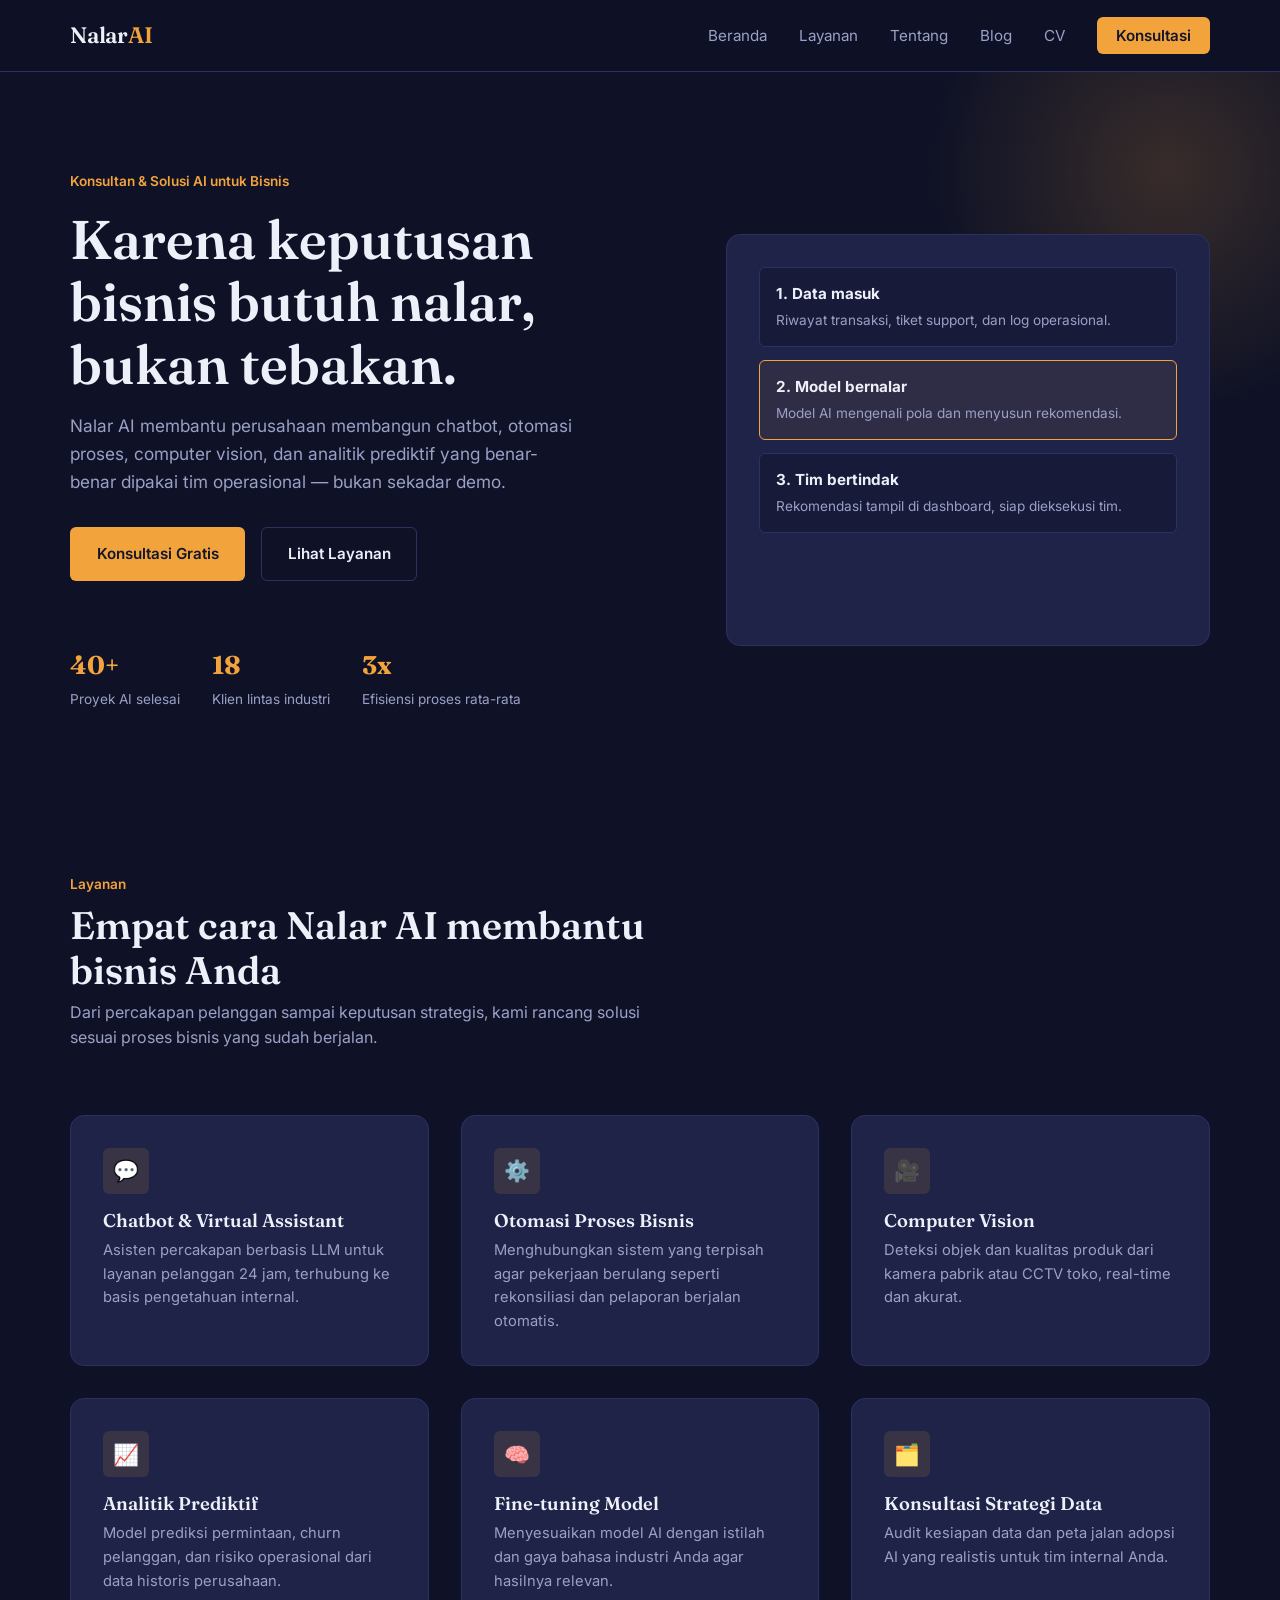
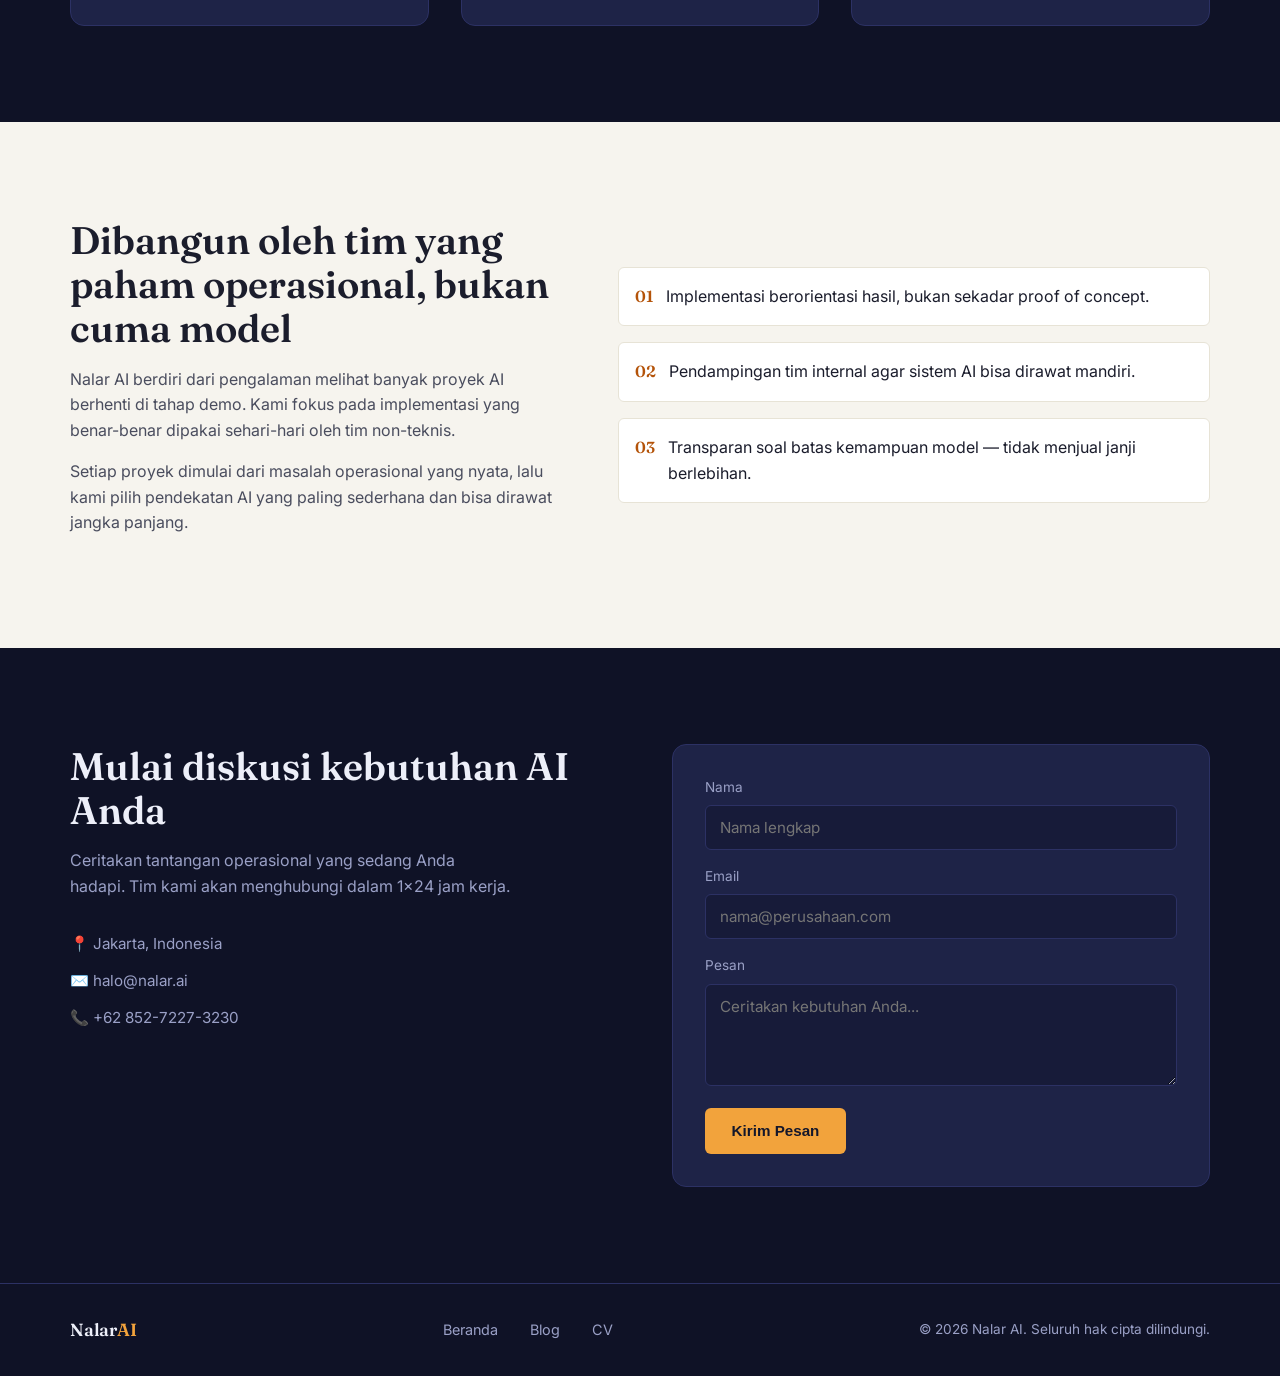
<file: index.html>
<!doctype html>
<html lang="id">
<head>
  <meta charset="UTF-8" />
  <meta name="viewport" content="width=device-width, initial-scale=1.0" />
  <title>Nalar AI — Jasa Kecerdasan Buatan untuk Bisnis</title>
  <meta name="description" content="Nalar AI membantu bisnis mengambil keputusan lebih cepat dan tepat lewat chatbot, otomasi proses, computer vision, dan analitik prediktif." />
  <link rel="preconnect" href="https://fonts.googleapis.com" />
  <link href="https://fonts.googleapis.com/css2?family=Fraunces:wght@500;600;700&family=Inter:wght@400;500;600;700&display=swap" rel="stylesheet" />
  <link rel="stylesheet" href="assets/css/style.css" />
</head>
<body>

  <!-- ============ NAVBAR ============ -->
  <header class="navbar">
    <nav class="container">
      <a href="#hero" class="brand">Nalar<span class="accent">AI</span></a>
      <ul class="nav-links" id="navLinks">
        <li><a href="#hero">Beranda</a></li>
        <li><a href="#layanan">Layanan</a></li>
        <li><a href="#tentang">Tentang</a></li>
        <li><a href="blog.html">Blog</a></li>
        <li><a href="cv.html">CV</a></li>
        <li><a href="#kontak" class="nav-cta">Konsultasi</a></li>
      </ul>
      <button class="nav-toggle" id="navToggle" aria-label="Buka menu" aria-expanded="false">☰</button>
    </nav>
  </header>

  <main>
    <!-- ============ HERO ============ -->
    <section class="hero" id="hero">
      <div class="container">
        <div class="hero-copy">
          <span class="hero-eyebrow">Konsultan &amp; Solusi AI untuk Bisnis</span>
          <h1>Karena keputusan bisnis butuh nalar, bukan tebakan.</h1>
          <p>
            Nalar AI membantu perusahaan membangun chatbot, otomasi proses,
            computer vision, dan analitik prediktif yang benar-benar dipakai
            tim operasional — bukan sekadar demo.
          </p>
          <div class="hero-actions">
            <a href="#kontak" class="btn btn-primary">Konsultasi Gratis</a>
            <a href="#layanan" class="btn btn-ghost">Lihat Layanan</a>
          </div>
          <div class="hero-stats">
            <div>
              <strong>40+</strong>
              <span>Proyek AI selesai</span>
            </div>
            <div>
              <strong>18</strong>
              <span>Klien lintas industri</span>
            </div>
            <div>
              <strong>3x</strong>
              <span>Efisiensi proses rata-rata</span>
            </div>
          </div>
        </div>

        <!-- Ilustrasi "alur nalar" dibuat murni dari HTML + CSS -->
        <div class="hero-visual" aria-hidden="true">
          <div class="flow-card">
            <strong>1. Data masuk</strong>
            Riwayat transaksi, tiket support, dan log operasional.
          </div>
          <div class="flow-card highlight">
            <strong>2. Model bernalar</strong>
            Model AI mengenali pola dan menyusun rekomendasi.
          </div>
          <div class="flow-card">
            <strong>3. Tim bertindak</strong>
            Rekomendasi tampil di dashboard, siap dieksekusi tim.
          </div>
        </div>
      </div>
    </section>

    <!-- ============ LAYANAN ============ -->
    <section id="layanan">
      <div class="container">
        <div class="section-head">
          <span class="section-eyebrow">Layanan</span>
          <h2>Empat cara Nalar AI membantu bisnis Anda</h2>
          <p>Dari percakapan pelanggan sampai keputusan strategis, kami rancang solusi sesuai proses bisnis yang sudah berjalan.</p>
        </div>

        <div class="services-grid">
          <article class="service-card">
            <div class="service-icon">💬</div>
            <h3>Chatbot &amp; Virtual Assistant</h3>
            <p>Asisten percakapan berbasis LLM untuk layanan pelanggan 24 jam, terhubung ke basis pengetahuan internal.</p>
          </article>

          <article class="service-card">
            <div class="service-icon">⚙️</div>
            <h3>Otomasi Proses Bisnis</h3>
            <p>Menghubungkan sistem yang terpisah agar pekerjaan berulang seperti rekonsiliasi dan pelaporan berjalan otomatis.</p>
          </article>

          <article class="service-card">
            <div class="service-icon">🎥</div>
            <h3>Computer Vision</h3>
            <p>Deteksi objek dan kualitas produk dari kamera pabrik atau CCTV toko, real-time dan akurat.</p>
          </article>

          <article class="service-card">
            <div class="service-icon">📈</div>
            <h3>Analitik Prediktif</h3>
            <p>Model prediksi permintaan, churn pelanggan, dan risiko operasional dari data historis perusahaan.</p>
          </article>

          <article class="service-card">
            <div class="service-icon">🧠</div>
            <h3>Fine-tuning Model</h3>
            <p>Menyesuaikan model AI dengan istilah dan gaya bahasa industri Anda agar hasilnya relevan.</p>
          </article>

          <article class="service-card">
            <div class="service-icon">🗂️</div>
            <h3>Konsultasi Strategi Data</h3>
            <p>Audit kesiapan data dan peta jalan adopsi AI yang realistis untuk tim internal Anda.</p>
          </article>
        </div>
      </div>
    </section>

    <!-- ============ TENTANG / KEUNGGULAN ============ -->
    <section class="about" id="tentang">
      <div class="container">
        <div class="about-copy">
          <h2>Dibangun oleh tim yang paham operasional, bukan cuma model</h2>
          <p>
            Nalar AI berdiri dari pengalaman melihat banyak proyek AI berhenti
            di tahap demo. Kami fokus pada implementasi yang benar-benar
            dipakai sehari-hari oleh tim non-teknis.
          </p>
          <p>
            Setiap proyek dimulai dari masalah operasional yang nyata, lalu
            kami pilih pendekatan AI yang paling sederhana dan bisa dirawat
            jangka panjang.
          </p>
        </div>
        <ul class="about-list">
          <li><span class="num">01</span> Implementasi berorientasi hasil, bukan sekadar proof of concept.</li>
          <li><span class="num">02</span> Pendampingan tim internal agar sistem AI bisa dirawat mandiri.</li>
          <li><span class="num">03</span> Transparan soal batas kemampuan model — tidak menjual janji berlebihan.</li>
        </ul>
      </div>
    </section>

    <!-- ============ KONTAK / CTA ============ -->
    <section class="contact" id="kontak">
      <div class="container">
        <div class="contact-info">
          <h2>Mulai diskusi kebutuhan AI Anda</h2>
          <p>Ceritakan tantangan operasional yang sedang Anda hadapi. Tim kami akan menghubungi dalam 1x24 jam kerja.</p>
          <div class="contact-detail">📍 Jakarta, Indonesia</div>
          <div class="contact-detail">✉️ halo@nalar.ai</div>
          <div class="contact-detail">📞 +62 852-7227-3230</div>
        </div>

        <form class="contact-form" onsubmit="event.preventDefault(); alert('Terima kasih! Pesan Anda telah terkirim (simulasi).');">
          <div class="form-group">
            <label for="nama">Nama</label>
            <input type="text" id="nama" name="nama" placeholder="Nama lengkap" required />
          </div>
          <div class="form-group">
            <label for="email">Email</label>
            <input type="email" id="email" name="email" placeholder="nama@perusahaan.com" required />
          </div>
          <div class="form-group">
            <label for="pesan">Pesan</label>
            <textarea id="pesan" name="pesan" rows="4" placeholder="Ceritakan kebutuhan Anda..." required></textarea>
          </div>
          <button type="submit" class="btn btn-primary">Kirim Pesan</button>
        </form>
      </div>
    </section>
  </main>

  <!-- ============ FOOTER ============ -->
  <footer>
    <div class="container">
      <span class="brand" style="font-size:1.1rem;">Nalar<span class="accent">AI</span></span>
      <ul class="footer-links">
        <li><a href="index.html">Beranda</a></li>
        <li><a href="blog.html">Blog</a></li>
        <li><a href="cv.html">CV</a></li>
      </ul>
      <small>&copy; 2026 Nalar AI. Seluruh hak cipta dilindungi.</small>
    </div>
  </footer>

  <script>
    // Toggle menu mobile
    const navToggle = document.getElementById('navToggle');
    const navLinks = document.getElementById('navLinks');
    navToggle.addEventListener('click', () => {
      const isOpen = navLinks.classList.toggle('open');
      navToggle.setAttribute('aria-expanded', String(isOpen));
    });
    navLinks.querySelectorAll('a').forEach((link) => {
      link.addEventListener('click', () => navLinks.classList.remove('open'));
    });
  </script>
</body>
</html>
</file>
<file: assets/css/style.css>
/* =========================================================
   NALAR AI — Landing Page Styles
   Pure CSS (tanpa Bootstrap / Tailwind)
   ========================================================= */

/* ---------- 1. CSS Variables (Design Tokens) ---------- */
:root {
  --color-bg: #0f1226;
  --color-bg-alt: #171b39;
  --color-surface: #1e2347;
  --color-surface-border: #2c3164;
  --color-text: #edeff9;
  --color-text-muted: #9aa0c6;
  --color-accent: #f2a33c;
  --color-accent-soft: #ffd9a0;
  /* Varian gelap dari accent, khusus dipakai sebagai warna TEKS di atas latar terang
     (mis. kartu putih), karena #f2a33c di atas putih kontrasnya cuma ~2:1 (gagal WCAG AA 4.5:1) */
  --color-accent-ink: #b45309;
  --color-paper: #f6f4ee;
  --color-paper-text: #1b1d2c;

  --font-display: "Fraunces", "Georgia", serif;
  --font-body: "Inter", "Segoe UI", sans-serif;

  --radius-sm: 6px;
  --radius-md: 14px;
  --container-w: 1140px;
  --space-xs: 0.5rem;
  --space-sm: 1rem;
  --space-md: 2rem;
  --space-lg: 4rem;
  --space-xl: 6rem;
}

/* ---------- 2. Reset dasar (universal selector) ---------- */
* {
  margin: 0;
  padding: 0;
  box-sizing: border-box;
}

html {
  scroll-behavior: smooth;
}

body {
  font-family: var(--font-body);
  background: var(--color-bg);
  color: var(--color-text);
  line-height: 1.6;
  -webkit-font-smoothing: antialiased;
}

img {
  max-width: 100%;
  display: block;
}

a {
  color: inherit;
  text-decoration: none;
}

ul {
  list-style: none;
}

.container {
  width: min(100% - 3rem, var(--container-w));
  margin-inline: auto;
}

h1, h2, h3 {
  font-family: var(--font-display);
  font-weight: 600;
  line-height: 1.15;
}

section {
  padding-block: var(--space-xl);
}

/* ---------- 3. Navbar (Flexbox + position: sticky) ---------- */
.navbar {
  position: sticky;
  top: 0;
  z-index: 50;
  background: rgba(15, 18, 38, 0.85);
  backdrop-filter: blur(10px);
  border-bottom: 1px solid var(--color-surface-border);
}

.navbar .container {
  display: flex;
  align-items: center;
  justify-content: space-between;
  padding-block: 1.1rem;
}

.brand {
  font-family: var(--font-display);
  font-size: 1.4rem;
  font-weight: 600;
  letter-spacing: -0.01em;
}

.brand .accent {
  color: var(--color-accent);
}

.nav-links {
  display: flex;
  gap: var(--space-md);
  align-items: center;
}

.nav-links a {
  color: var(--color-text-muted);
  font-size: 0.95rem;
  transition: color 0.2s ease;
  position: relative;
}

.nav-links a:hover,
.nav-links a:focus-visible {
  color: var(--color-text);
}

.nav-links a.nav-cta {
  background: var(--color-accent);
  color: #14172b;
  padding: 0.55rem 1.2rem;
  border-radius: var(--radius-sm);
  font-weight: 600;
}

.nav-links a.nav-cta:hover {
  background: var(--color-accent-soft);
}

.nav-toggle {
  display: none;
  background: none;
  border: 1px solid var(--color-surface-border);
  color: var(--color-text);
  border-radius: var(--radius-sm);
  padding: 0.4rem 0.6rem;
  font-size: 1.1rem;
}

/* ---------- 4. Hero (Grid) ---------- */
.hero {
  padding-block: var(--space-xl) var(--space-lg);
  position: relative;
  overflow: hidden;
}

.hero::before {
  content: "";
  position: absolute;
  inset: -20% -10% auto auto;
  width: 480px;
  height: 480px;
  background: radial-gradient(circle, rgba(242, 163, 60, 0.18), transparent 70%);
  pointer-events: none;
}

.hero .container {
  display: grid;
  grid-template-columns: 1.1fr 0.9fr;
  gap: var(--space-lg);
  align-items: center;
}

.hero-eyebrow {
  display: inline-block;
  color: var(--color-accent);
  font-size: 0.85rem;
  font-weight: 600;
  margin-bottom: var(--space-sm);
}

.hero h1 {
  font-size: clamp(2.2rem, 4vw + 1rem, 3.4rem);
  max-width: 14ch;
}

.hero p {
  color: var(--color-text-muted);
  margin-block: var(--space-sm) var(--space-md);
  max-width: 46ch;
  font-size: 1.08rem;
}

.hero-actions {
  display: flex;
  gap: var(--space-sm);
  flex-wrap: wrap;
}

.btn {
  display: inline-flex;
  align-items: center;
  gap: 0.5rem;
  padding: 0.85rem 1.6rem;
  border-radius: var(--radius-sm);
  font-weight: 600;
  font-size: 0.95rem;
  border: 1px solid transparent;
  cursor: pointer;
  transition: transform 0.2s ease, background 0.2s ease, border-color 0.2s ease;
}

.btn-primary {
  background: var(--color-accent);
  color: #14172b;
}

.btn-primary:hover {
  background: var(--color-accent-soft);
  transform: translateY(-2px);
}

.btn-ghost {
  border-color: var(--color-surface-border);
  color: var(--color-text);
}

.btn-ghost:hover {
  border-color: var(--color-accent);
  color: var(--color-accent);
}

.hero-stats {
  display: flex;
  gap: var(--space-md);
  margin-top: var(--space-lg);
}

.hero-stats div strong {
  display: block;
  font-family: var(--font-display);
  font-size: 1.6rem;
  color: var(--color-accent);
}

.hero-stats div span {
  color: var(--color-text-muted);
  font-size: 0.85rem;
}

/* Hero visual: kartu "reasoning" ilustratif dibuat dari CSS murni */
.hero-visual {
  position: relative;
  background: var(--color-surface);
  border: 1px solid var(--color-surface-border);
  border-radius: var(--radius-md);
  padding: var(--space-md);
  aspect-ratio: 4 / 3.4;
}

.hero-visual .node-line {
  position: absolute;
  background: var(--color-surface-border);
}

.hero-visual .flow-card {
  background: var(--color-bg-alt);
  border: 1px solid var(--color-surface-border);
  border-radius: var(--radius-sm);
  padding: 0.9rem 1rem;
  margin-bottom: 0.8rem;
  font-size: 0.85rem;
  color: var(--color-text-muted);
}

.hero-visual .flow-card strong {
  color: var(--color-text);
  display: block;
  font-size: 0.95rem;
  margin-bottom: 0.2rem;
}

.hero-visual .flow-card.highlight {
  border-color: var(--color-accent);
  background: rgba(242, 163, 60, 0.08);
}

/* ---------- 5. Layanan (Grid, cards) ---------- */
.section-head {
  max-width: 60ch;
  margin-bottom: var(--space-lg);
}

.section-eyebrow {
  color: var(--color-accent);
  font-size: 0.85rem;
  font-weight: 600;
  text-transform: none;
}

.section-head h2 {
  font-size: clamp(1.8rem, 2.5vw + 1rem, 2.4rem);
  margin-top: 0.4rem;
}

.section-head p {
  color: var(--color-text-muted);
  margin-top: var(--space-xs);
}

.services-grid {
  display: grid;
  grid-template-columns: repeat(3, 1fr);
  gap: var(--space-md);
}

.service-card {
  background: var(--color-surface);
  border: 1px solid var(--color-surface-border);
  border-radius: var(--radius-md);
  padding: var(--space-md);
  transition: transform 0.25s ease, border-color 0.25s ease;
}

.service-card:hover {
  transform: translateY(-6px);
  border-color: var(--color-accent);
}

.service-icon {
  width: 46px;
  height: 46px;
  border-radius: var(--radius-sm);
  background: rgba(242, 163, 60, 0.12);
  color: var(--color-accent);
  display: flex;
  align-items: center;
  justify-content: center;
  font-size: 1.3rem;
  margin-bottom: var(--space-sm);
}

.service-card h3 {
  font-size: 1.15rem;
  margin-bottom: 0.5rem;
}

.service-card p {
  color: var(--color-text-muted);
  font-size: 0.92rem;
}

/* ---------- 6. Tentang / Keunggulan ---------- */
.about {
  background: var(--color-paper);
  color: var(--color-paper-text);
}

.about .container {
  display: grid;
  grid-template-columns: 0.9fr 1.1fr;
  gap: var(--space-lg);
  align-items: center;
}

.about h2 {
  font-size: clamp(1.8rem, 2.5vw + 1rem, 2.4rem);
  margin-bottom: var(--space-sm);
}

.about p {
  color: #4a4d5e;
  margin-bottom: var(--space-sm);
  max-width: 52ch;
}

.about-list {
  display: grid;
  gap: var(--space-sm);
}

.about-list li {
  display: flex;
  gap: 0.8rem;
  align-items: flex-start;
  padding: 1rem;
  background: #fff;
  border-radius: var(--radius-sm);
  border: 1px solid #e7e3d6;
}

.about-list li .num {
  font-family: var(--font-display);
  color: var(--color-accent-ink);
  font-weight: 600;
}

/* ---------- 7. Kontak / CTA (Flexbox form) ---------- */
.contact .container {
  display: grid;
  grid-template-columns: 1fr 1fr;
  gap: var(--space-lg);
}

.contact-info h2 {
  font-size: clamp(1.8rem, 2.5vw + 1rem, 2.4rem);
  margin-bottom: var(--space-sm);
}

.contact-info p {
  color: var(--color-text-muted);
  margin-bottom: var(--space-md);
  max-width: 44ch;
}

.contact-detail {
  display: flex;
  gap: 0.7rem;
  align-items: center;
  margin-bottom: 0.8rem;
  color: var(--color-text-muted);
  font-size: 0.95rem;
}

.contact-form {
  background: var(--color-surface);
  border: 1px solid var(--color-surface-border);
  border-radius: var(--radius-md);
  padding: var(--space-md);
  display: flex;
  flex-direction: column;
  gap: var(--space-sm);
}

.form-group {
  display: flex;
  flex-direction: column;
  gap: 0.4rem;
}

.form-group label {
  font-size: 0.85rem;
  color: var(--color-text-muted);
}

.form-group input,
.form-group textarea {
  background: var(--color-bg-alt);
  border: 1px solid var(--color-surface-border);
  border-radius: var(--radius-sm);
  padding: 0.75rem 0.9rem;
  color: var(--color-text);
  font-family: var(--font-body);
  font-size: 0.95rem;
}

.form-group input:focus,
.form-group textarea:focus {
  outline: 2px solid var(--color-accent);
  outline-offset: 1px;
}

.contact-form .btn {
  align-self: flex-start;
  margin-top: 0.4rem;
}

/* ---------- 8. Footer ---------- */
footer {
  border-top: 1px solid var(--color-surface-border);
  padding-block: var(--space-md);
}

footer .container {
  display: flex;
  justify-content: space-between;
  align-items: center;
  flex-wrap: wrap;
  gap: var(--space-sm);
}

footer .footer-links {
  display: flex;
  gap: var(--space-md);
}

footer .footer-links a {
  color: var(--color-text-muted);
  font-size: 0.9rem;
}

footer .footer-links a:hover {
  color: var(--color-accent);
}

footer small {
  color: var(--color-text-muted);
  font-size: 0.85rem;
}

/* ---------- 9. Responsive (media query) ---------- */
@media (max-width: 900px) {
  .hero .container,
  .about .container,
  .contact .container {
    grid-template-columns: 1fr;
  }

  .hero-visual {
    order: -1;
  }

  .services-grid {
    grid-template-columns: repeat(2, 1fr);
  }
}

@media (max-width: 640px) {
  .nav-links {
    position: fixed;
    inset: 4.2rem 1rem auto 1rem;
    background: var(--color-bg-alt);
    border: 1px solid var(--color-surface-border);
    border-radius: var(--radius-md);
    flex-direction: column;
    align-items: stretch;
    padding: var(--space-sm);
    display: none;
  }

  .nav-links.open {
    display: flex;
  }

  .nav-toggle {
    display: inline-block;
  }

  .services-grid {
    grid-template-columns: 1fr;
  }

  .hero-stats {
    flex-wrap: wrap;
    gap: var(--space-sm);
  }

  footer .container {
    flex-direction: column;
    text-align: center;
  }
}
</file>
